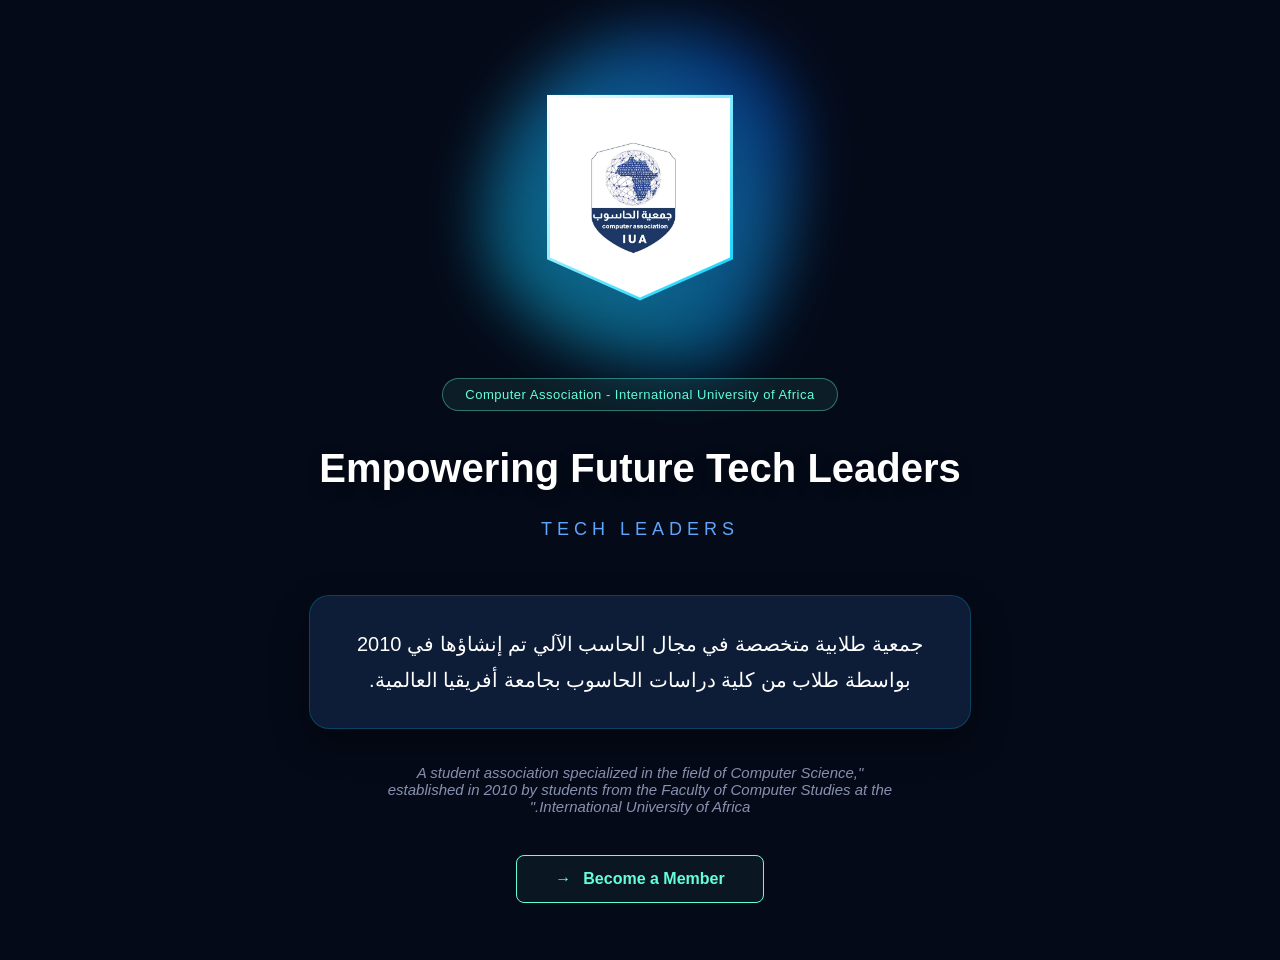
<file: index.html>
<!DOCTYPE html>
<html lang="ar" dir="rtl">
<head>
    <meta charset="UTF-8">
    <meta name="viewport" content="width=device-width, initial-scale=1.0">
    <title>جمعية الحاسوب | IUA</title>
    <link rel="stylesheet" href="stylesheet.css">
</head>
<body>

    <div class="shield-wrapper">
        <div class="shield-border">
            <div class="shield-main">
                <img src="logo.jpg" alt="Logo" class="logo-img">
            </div>
        </div>
    </div>

    <div class="info-badge">Computer Association - International University of Africa</div>

    <h1 class="hero-title">Empowering Future Tech Leaders</h1>
    <p class="hero-subtitle">TECH LEADERS</p>

    <div class="content-card">
        جمعية طلابية متخصصة في مجال الحاسب الآلي تم إنشاؤها في 2010 بواسطة طلاب من كلية دراسات الحاسوب بجامعة أفريقيا العالمية.
    </div>

    <h2 class="english-desc">
        "A student association specialized in the field of Computer Science, established in 2010 by students from the Faculty of Computer Studies at the International University of Africa."
    </h2>

    <a href="student registration.html" class="cta-button">
        Become a Member
        <span class="btn-icon">→</span>
    </a>

</body>
</html>
</file>
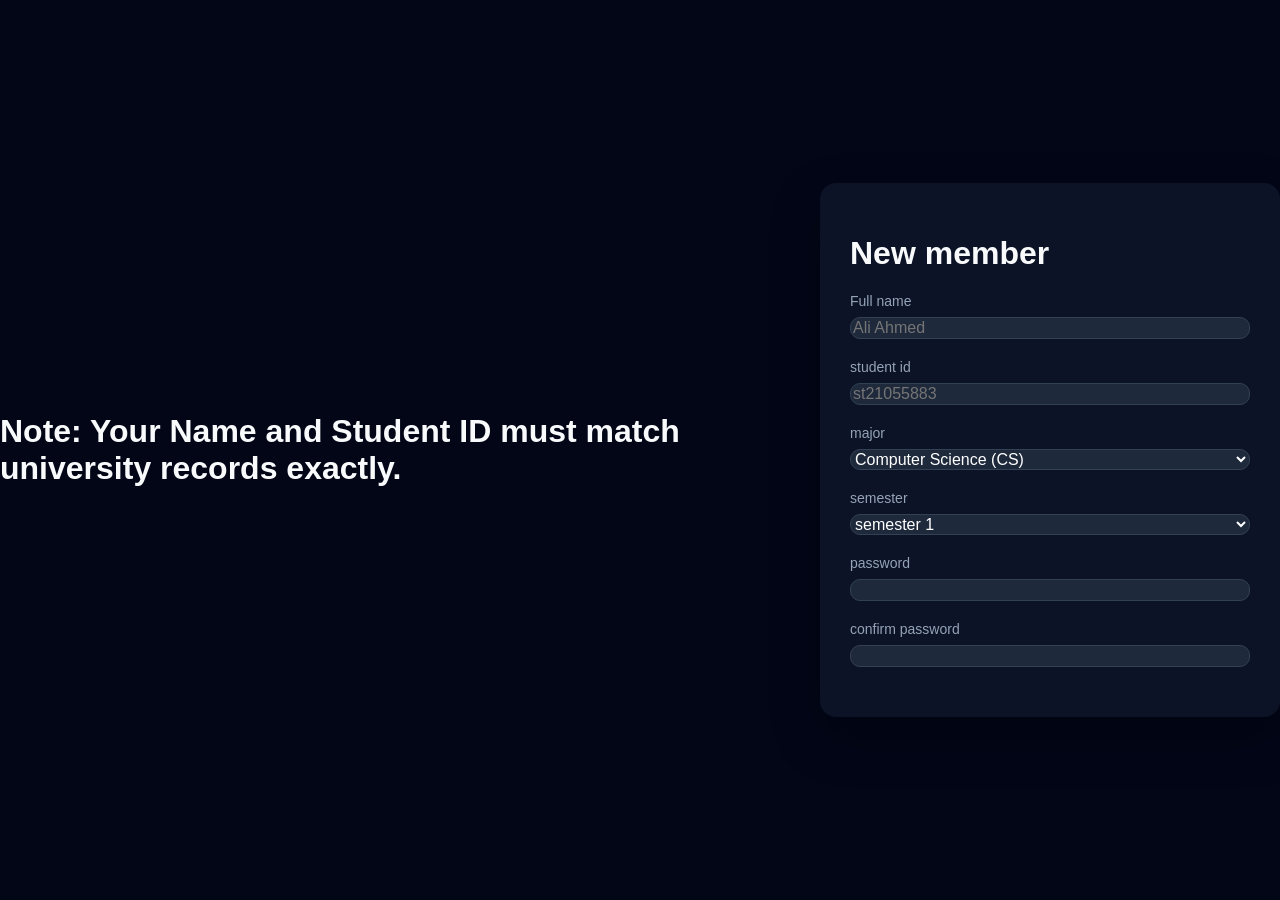
<file: student registration.html>
<!DOCTYPE html>
<html>
<head>
<title>student registration</title>
<link rel="stylesheet" href="style2.css">
</head>
<body>
<h1>Note: Your Name and Student ID must match university records exactly.</h1>    
<div class="registration-container">
    <h1>New member</h1>
    <div class="input-group">
        <label>Full name</label>
<input type="text"     placeholder="Ali Ahmed"    class="custom-input"      >
    </div>
    <div class="input-group" >
    <label >student id</label>
    <input type="number"   placeholder="st21055883"        class="custom-input">
    </div>
<div class="input-group">
    <label >major</label>
    <select class="custom-input">
        <option value=" (CS)">Computer Science (CS)  </option>
        <option value="(IT)">Information Technology(IT)</option>
        <option value="(IS)">Information systems(IS)</option>
        </select>
    </div>
<div class="input-group">
    <label >semester</label>
    <select class="custom-input">
 <option value=" 1">semester 1</option>
 <option value=" 2">semester 2</option>
 <option value=" 3">semester 3</option>
 <option value=" 4">semester 4</option>
 <option value=" 5">semester 5</option>
 <option value=" 6">semester 6</option>
 <option value=" 7">semester 7</option>
 <option value=" 8">semester 8 </option>
        </select>
    </div>

<div class="input-group">
    <label >password</label>
    <input type="password"    class="custom-input">

</div>
<div class="input-group">
    <label >confirm password</label>
    <input type="password"    class="custom-input">
</div>
















</body>


















</html>
</file>
<file: stylesheet.css>
:root {
    --primary-cyan: #00d4ff;
    --deep-blue: #050a18; 
    --soft-blue: #60a5fa;
    --accent-teal: #64ffda;
    --glow-color: rgba(0, 212, 255, 0.3);
}

body {
    background-color: var(--deep-blue);
    margin: 0;
    padding: 30px 20px;
    min-height: 100vh;
    display: flex;
    flex-direction: column;
    align-items: center;
    justify-content: center;
    font-family: 'Segoe UI', Roboto, Helvetica, Arial, sans-serif;
    color: #ffffff;
    overflow-x: hidden; 
}

.shield-wrapper {
    position: relative;
    width: 260px; 
    height: 280px;
    display: flex;
    justify-content: center;
    align-items: center;
    margin-bottom: 40px;
    z-index: 1;
}

.shield-wrapper::before {
    content: '';
    position: absolute;
    width: 120%;
    height: 120%;
    background: linear-gradient(45deg, var(--primary-cyan), #0055ff);
    border-radius: 60% 40% 30% 70% / 60% 30% 70% 40%;
    filter: blur(30px); 
    opacity: 0.4;
    z-index: -1; 
    animation: liquidFlow 10s linear infinite;
}


.shield-wrapper::after {
    content: '';
    position: absolute;
    width: 100%;
    height: 100%;
    background: var(--accent-teal);
    border-radius: 50%;
    filter: blur(40px);
    opacity: 0.2;
    z-index: -2;
}

.shield-border {
    width: 180px;
    height: 200px;
    background: linear-gradient(135deg, #ffffff, var(--primary-cyan));
    clip-path: polygon(0% 0%, 100% 0%, 100% 80%, 50% 100%, 0% 80%);
    padding: 3px; 
    box-shadow: 0 0 20px rgba(0, 212, 255, 0.5);
    animation: floatShield 4s ease-in-out infinite;
}

.shield-main {
    width: 100%;
    height: 100%;
    background: white;
    clip-path: polygon(0% 0%, 100% 0%, 100% 80%, 50% 100%, 0% 80%);
    display: flex;
    align-items: center;
    justify-content: center;
}

.logo-img {
    width: 140px;
    height: auto;
    mix-blend-mode: multiply;
}

@keyframes liquidFlow {
    0% { transform: rotate(0deg); }
    100% { transform: rotate(360deg); }
}

@keyframes floatShield {
    0%, 100% { transform: translateY(0); }
    50% { transform: translateY(-10px); }
}

.info-badge {
    background: rgba(100, 255, 218, 0.08);
    color: var(--accent-teal);
    padding: 8px 22px;
    border-radius: 50px;
    font-size: 13px;
    border: 1px solid rgba(100, 255, 218, 0.4);
    margin-bottom: 25px;
    letter-spacing: 0.5px;
}

.hero-title {
    font-size: 2.5rem;
    margin: 10px 0;
    text-align: center;
    font-weight: 800;
    text-shadow: 0 5px 15px rgba(0,0,0,0.3);
}

.hero-subtitle {
    color: var(--soft-blue);
    font-size: 18px;
    letter-spacing: 5px;
    margin-bottom: 35px;
    text-transform: uppercase;
}

.content-card {
    border: 1px solid rgba(0, 212, 255, 0.2);
    background: rgba(17, 34, 64, 0.8);
    backdrop-filter: blur(10px);
    border-radius: 20px;
    padding: 30px;
    max-width: 600px;
    margin: 20px auto;
    text-align: center;
    font-size: 20px;
    line-height: 1.8;
    box-shadow: 0 15px 35px rgba(0,0,0,0.4);
}

.english-desc {
    color: #8892b0;
    font-size: 15px;
    font-style: italic;
    max-width: 520px;
    margin: 15px auto 40px;
    text-align: center;
    font-weight: 400;
}

.cta-button {
    background: rgba(100, 255, 218, 0.05);
    color: var(--accent-teal);
    text-decoration: none;
    padding: 14px 38px;
    border: 1px solid var(--accent-teal);
    border-radius: 8px;
    font-weight: 600;
    transition: all 0.3s ease;
    display: flex;
    align-items: center;
    gap: 12px;
}

.cta-button:hover {
    background: rgba(100, 255, 218, 0.15);
    box-shadow: 0 0 30px rgba(100, 255, 218, 0.4);
    transform: translateY(-3px);
}
</file>
<file: style2.css>
body{
background-color: #020617;
color:white;
font-family:        'Iner','segoe UI',sans-serif;
display: flex;
justify-content: center;
align-items: center;
min-height: 100vh;
margin: 0;


}
.registration-container{
    width: 100%;
    max-width: 400px;
    padding: 30px;
    background-color: rgba(15,23,42,0.8);
    border-radius: 16px;
    border: 1px soild rgba(59,130,246,0.2);
    box-shadow: 0 20px   50px                       rgba(0,0,0,0.3);

}
h1{
    
    
    
    color: #f8fafc;
}


.input-group {
    margin-bottom: 20px;
    display: flex;
    flex-direction: column;
    gap: 8px; 
}

.input-group label {
    font-size: 14px;
    color: #94a3b8;
    padding-right: 5px;
}

.custom-input {
    background-color: #1e293b; 
    border: 1.5px solid #334155; 
    border-radius: 10px; 5
    padding: 12px 15px;
    color: white;
    font-size: 16px;
    outline: none;
    transition: all 0.3s ease;
}


.custom-input:focus {
    border-color: #3b82f6; 
    box-shadow: 0 0 12px rgba(59, 130, 246, 0.3);
    background-color: #0f172a;
}


.btn-submit {
    width: 100%;
    margin-top: 10px;
</file>
